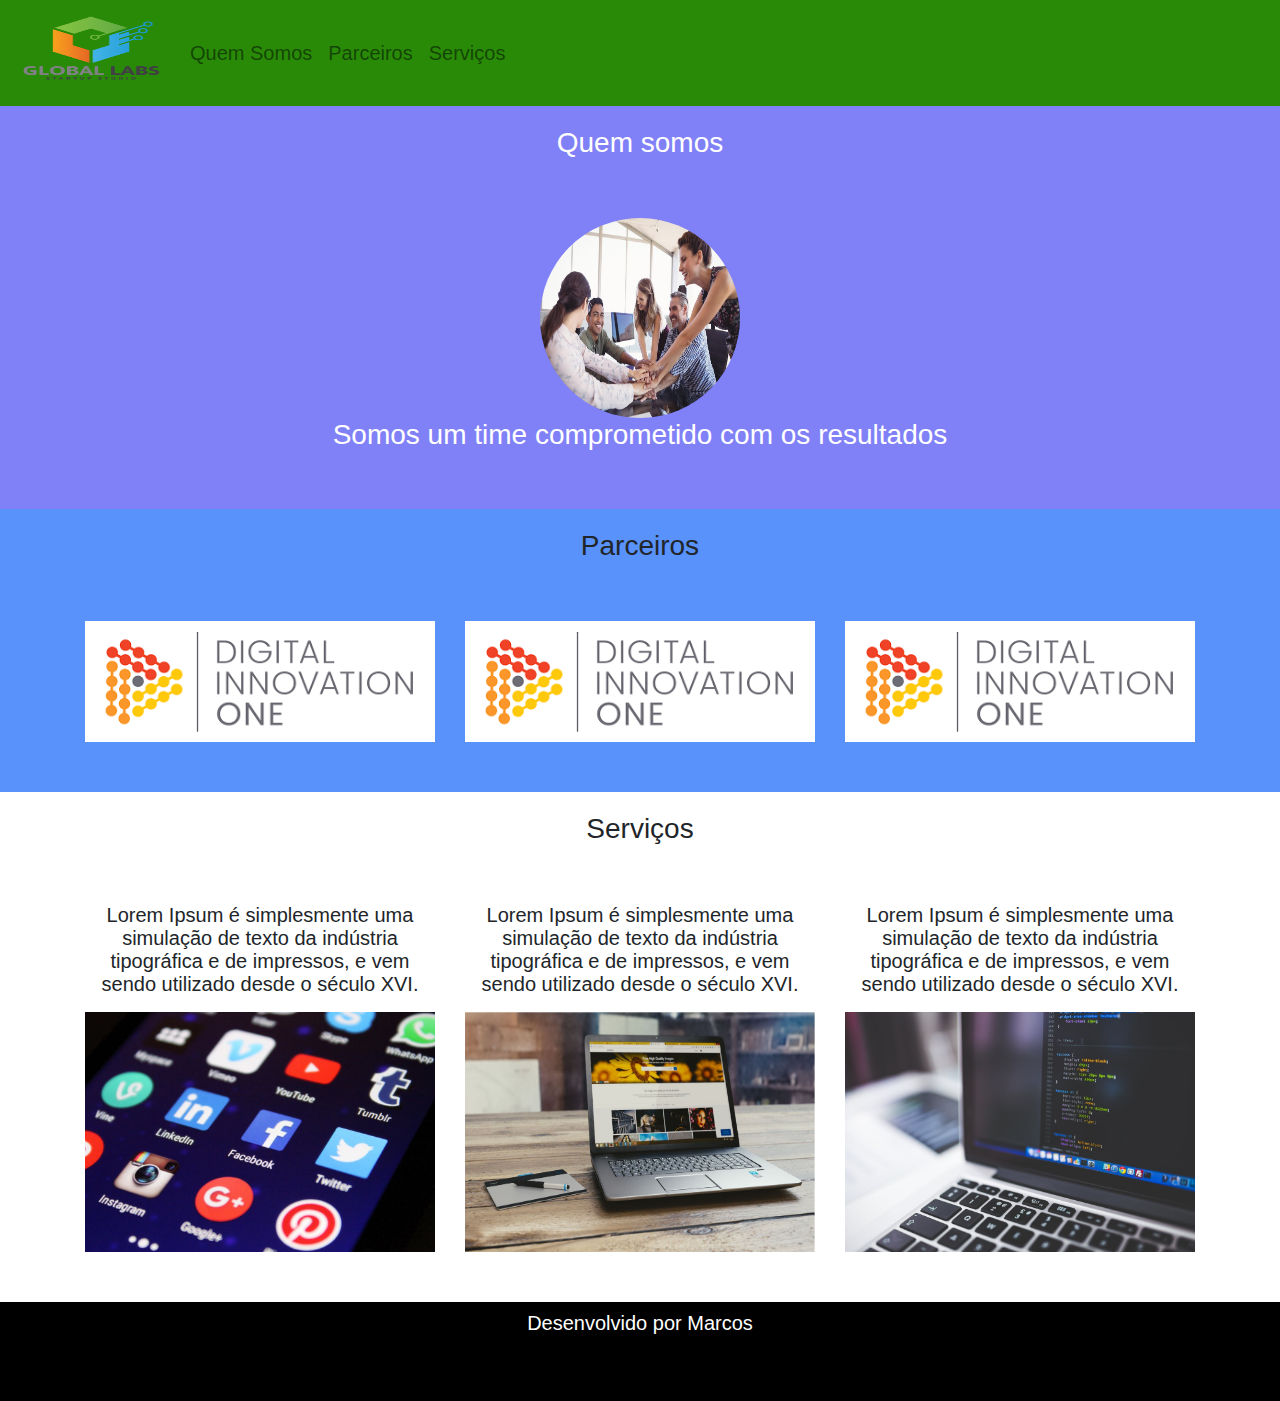
<file: aula_bootstrap/index.html>
<!DOCTYPE html>
<html lang="pt-br">
<head>
	<meta charset="UTF-8">
	<title>Minha Página</title>
	<link rel="stylesheet" type="text/css" href="bootstrap/css/bootstrap.min.css">
	<link rel="stylesheet" type="text/css" href="css/style.css">
</head>
<body> 
	<nav class="navbar navbar-expand-lg navbar-light">
		<a class="navbar-brand" href="#">
			<img src="img/global.png" width="150" height="80">
		</a>
		<div class="collapse navbar-collapse">
			<ul class="navbar-nav">
				<li class="nav-item">
					<a class="nav-link" href="#quem-somos">Quem Somos</a>
				</li>
				<li class="nav-item">
					<a class="nav-link" href="#parceiros">Parceiros</a>
				</li>
				<li class="nav-item">
					<a class="nav-link" href="#servicos">Serviços</a>
				</li>	
			</ul>
		</div>
	</nav>

	<section id="quem-somos">
		<div class="container-fluid quem-somos text-center margin">
			<h3 class="margin">Quem somos</h3>
			<img src="img/time.jpg" class="rounded-circle" width="200" height="200">
			<h3>Somos um time comprometido com os resultados</h3>
		</div>		
	</section>

	<section id="parceiros">
		<div class="container-fluid parceiros text-center margin">
			<h3 class="margin">Parceiros</h3>
			<div class="container">
				<div class="row">
					<div class="col-lg-4">
						<img src="img/digital.png" width="100%">
					</div>

					<div class="col-lg-4">
						<img src="img/digital.png" width="100%">
					</div>

					<div class="col-lg-4">
						<img src="img/digital.png" width="100%">
					</div>

				</div>
			</div>
		</div>
	</section>

	<section id="servicos">
		<div class="container-fluid text-center margin servicos">
			<h3 class="margin">Serviços</h3>
			<div class="container">
				<div class="row">
					<div class="col-lg-4">
						<p>Lorem Ipsum é simplesmente uma simulação de texto da indústria tipográfica e de impressos, e vem sendo utilizado desde o século XVI.</p>
						<img src="img/app.jpeg" width="100%" height="240">
					</div>					
					<div class="col-lg-4">
						<p>Lorem Ipsum é simplesmente uma simulação de texto da indústria tipográfica e de impressos, e vem sendo utilizado desde o século XVI.</p>
						<img src="img/site1.jpeg" width="100%" height="240">
					</div>
					<div class="col-lg-4">
						<p>Lorem Ipsum é simplesmente uma simulação de texto da indústria tipográfica e de impressos, e vem sendo utilizado desde o século XVI.</p>
						<img src="img/site2.jpeg" width="100%" height="240">
					</div>
				</div>				
			</div>
		</div>
	</section>

	<footer class="container-fluid text-center bg-footer margin">
		<p>Desenvolvido por Marcos</p>
	</footer>
	
</body>
</html>
</file>
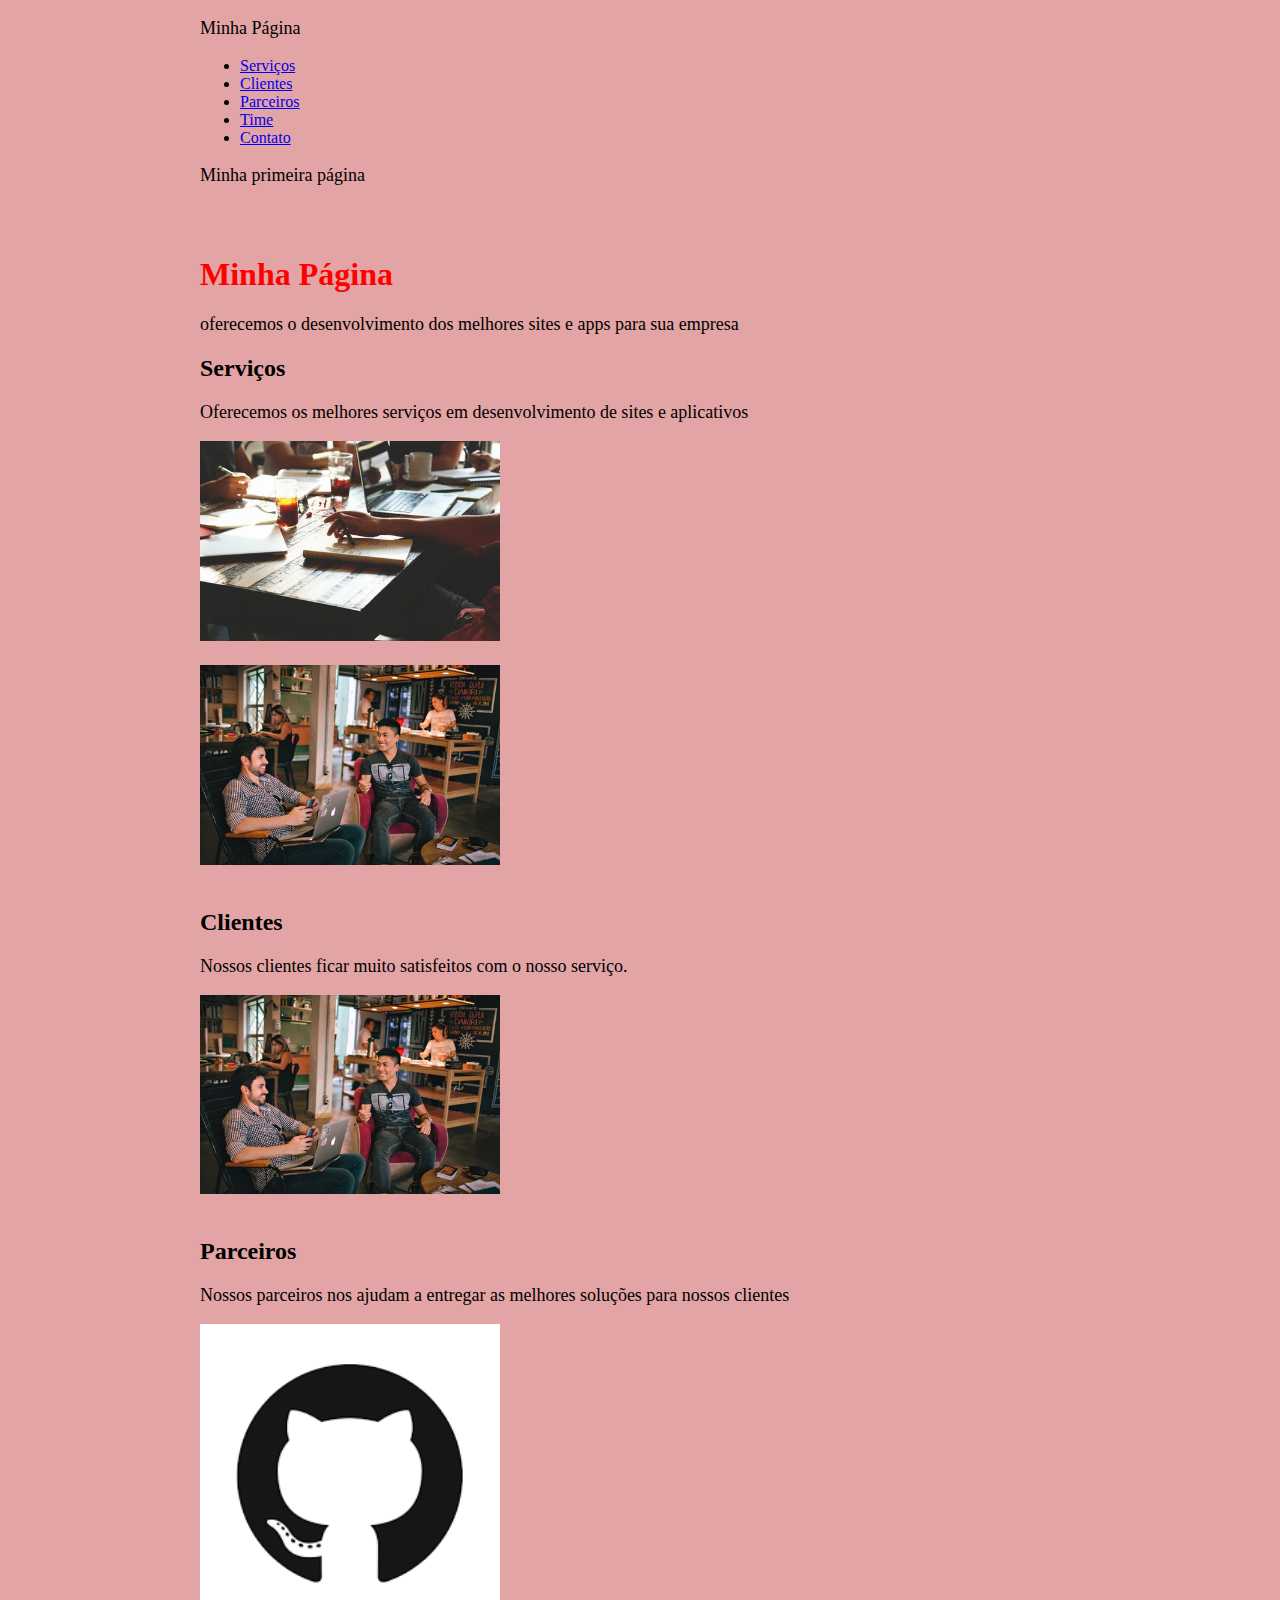
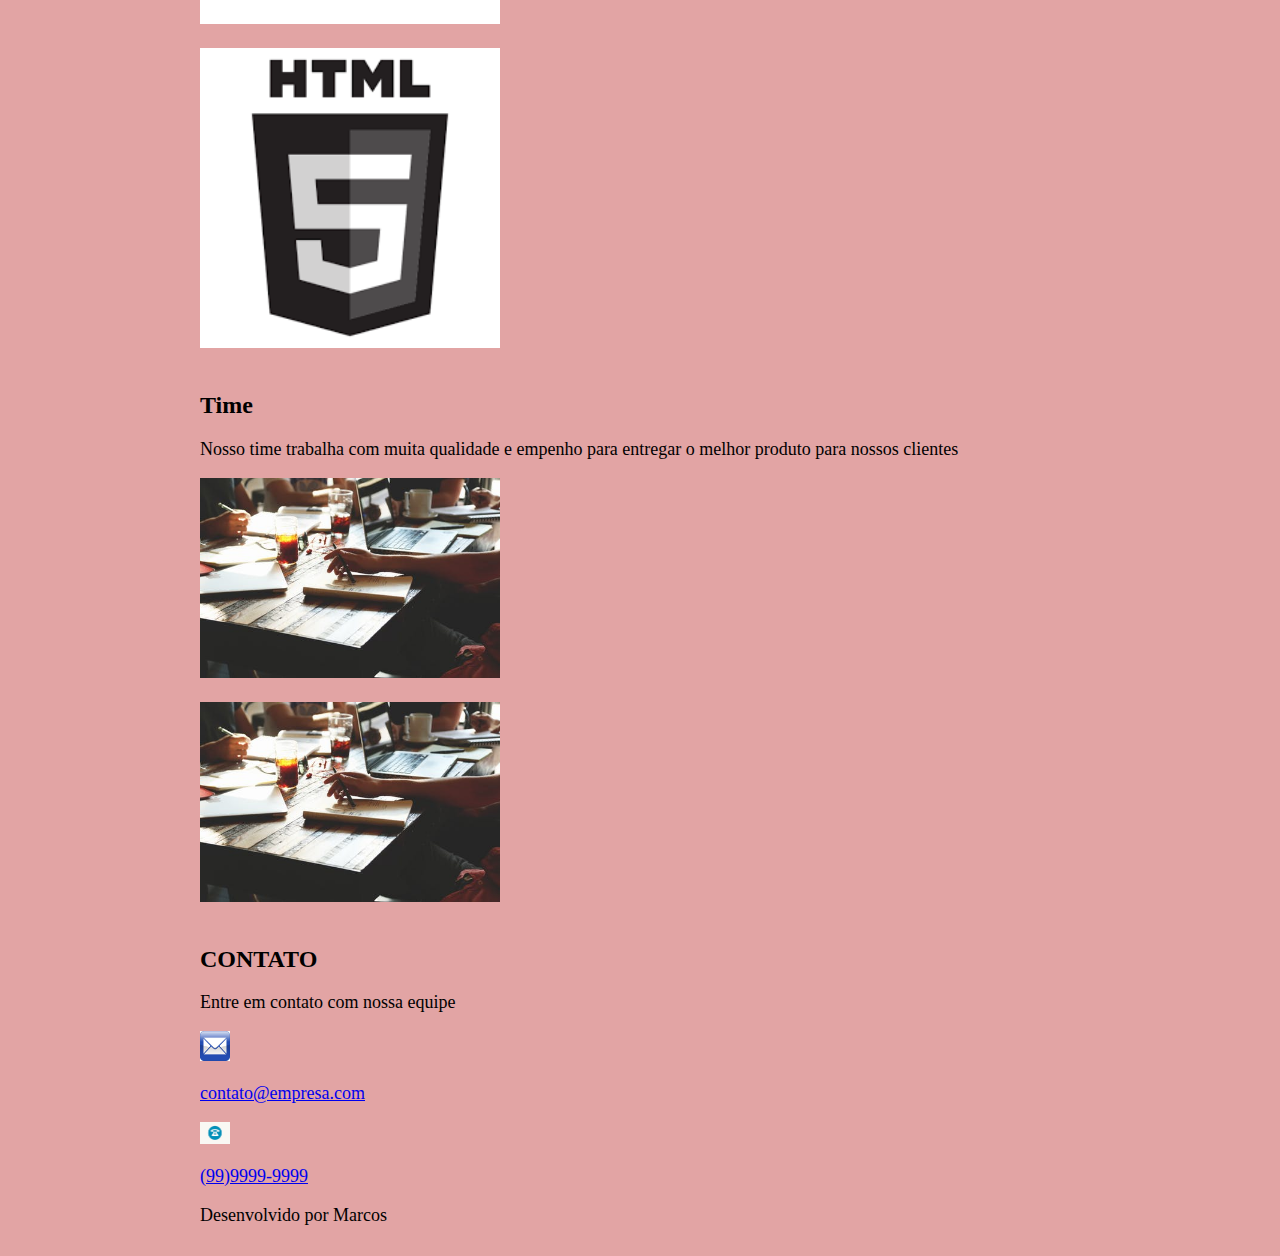
<file: aula_html5_css3/index.html>
<!DOCTYPE html>
<html lang="pt-br">
<head>
	<meta charset="utf-8">
	<title>Minha Página</title>
	<link rel="stylesheet" type="text/css" href="css/style.css">
</head>

<body>

	<nav>

		<p>Minha Página</p>

		<ul>
			<li>
				<a href="#servicos">Serviços</a>
			</li>
			<li>
				<a href="#clientes">Clientes</a>
			</li>
			<li>
				<a href="#parceiros">Parceiros</a>
			</li>
			<li>
				<a href="#time">Time</a>
			</li>
			<li>
				<a href="#contato">Contato</a>
			</li>
		</ul>
	</nav>
	<p>Minha primeira página</p>

	<header>
		<h1>Minha Página</h1>
		<p>oferecemos o desenvolvimento dos
			melhores sites e apps para sua empresa
		</p>
	</header>

	<section id="servicos">
		<h2>Serviços</h2>
		<p>
			Oferecemos os melhores serviços em 
			desenvolvimento de sites e aplicativos
		</p>
		<div>
			<img src="img/site.jpg" class="img_padrao">
		</div>
		<div>
			<img src="img/cliente.jpeg" class="img_padrao">
		</div>
					
	</section>

	<section id="clientes">
		<h2>Clientes</h2>
		<p>
			Nossos clientes ficar muito satisfeitos 
			com o nosso serviço.
		</p>
		<div>
			<img src="img/cliente.jpeg" class="img_padrao">
		</div>
	</section>

	<section id="parceiros">
		<h2>Parceiros</h2>
		<p>Nossos parceiros nos ajudam a entregar as melhores
		   soluções para nossos clientes</p>
		<div>
			<a href="https://github.com/" target="_blank">
		 		<img src="img/git.png" class="img_padrao">
		 	</a>
		</div>	
		<div>
		 	<img src="img/html.png" class="img_padrao">
		</div>		
	</section>

	<section id="time">
		<h2>Time</h2>
		<p>Nosso time trabalha com muita qualidade e empenho para entregar
		   o melhor produto para nossos clientes</p>
		<div>
			<img src="img/site.jpg" class="img_padrao">
		</div>
		<div>
			<img src="img/site.jpg" class="img_padrao">
		</div>
	</section>

	<section id="contato">
		<h2>CONTATO</h2>
		<p>
			Entre em contato com nossa equipe
		</p>
		<div>
			<img src="img/email.jpg" class="logo">
			<p><a href="mailto:contato@empresa.com">contato@empresa.com</a></p>
		</div>
		<div>
			<img src="img/fone.jpg" class="logo">
			<p><a href="tel:9999999999">(99)9999-9999</a></p>
		</div>
	</section>


	<footer>
		<p>Desenvolvido por Marcos</p>
	</footer>

</body>

</html>
</file>
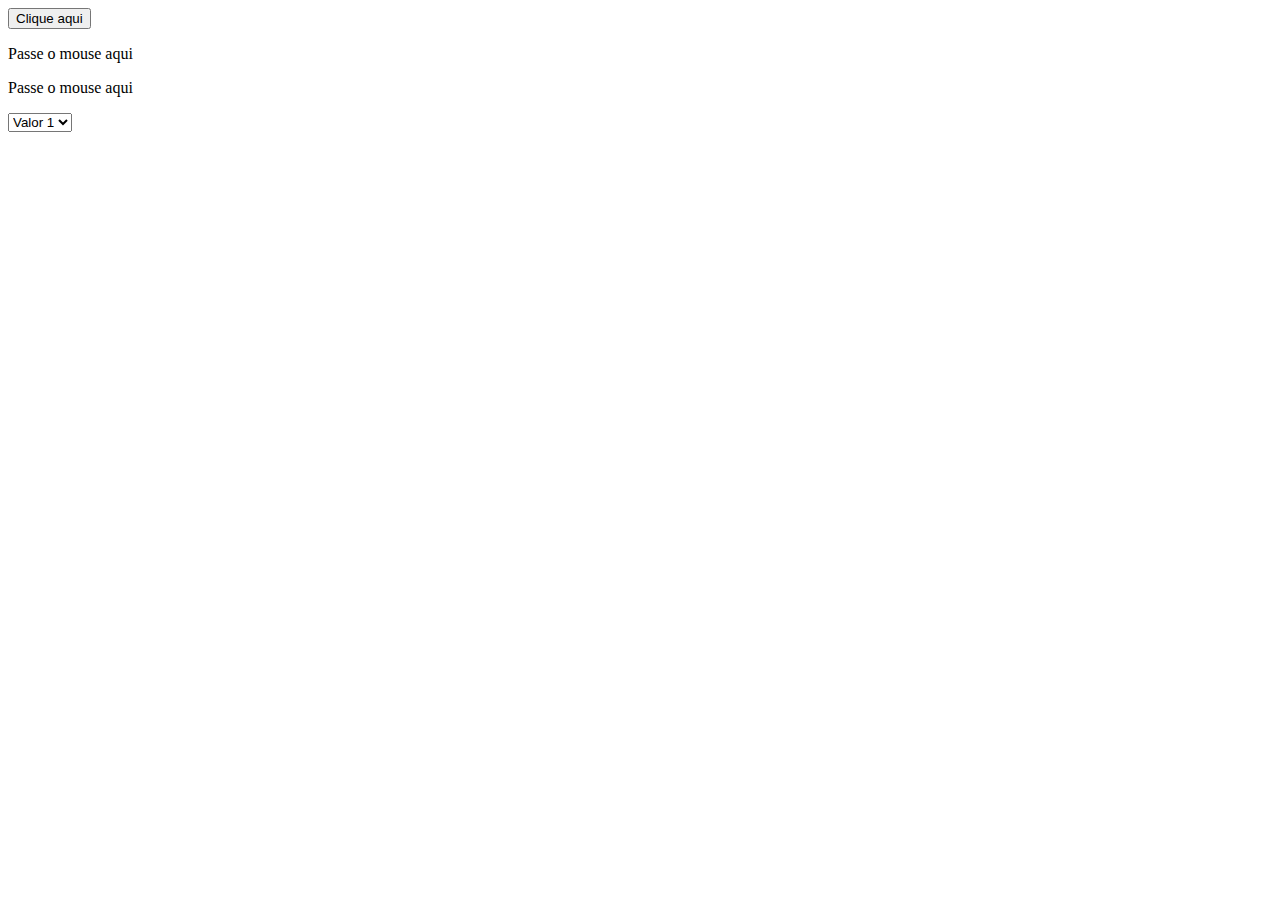
<file: aula_javascript/index.html>
<!DOCTYPE html>
<html lang="pt-br">
<head>
	<meta charset="UTF-8">
	<title>Minha Página</title>
	<script type="text/javascript" src="js/main.js"></script>
</head>
<body onload="load()">	
	<button type="button" onclick="clicou()">Clique aqui</button>
	<p id="agradecimento" onclick="redirecionar()"></p>
	<p id="mousemove" onmouseover="trocar(this)" onmouseout="voltar(this)">Passe o mouse aqui</p>
	<p id="mousemove2" onmouseover="trocar()" onmouseout="voltar()">Passe o mouse aqui</p>
	

	<select onchange="funcaoChange(this)">
		<option value="1">Valor 1</option>
		<option value="2">Valor 2</option>
		<option value="3">Valor 3</option>
	</select>

</body>
</html>
</file>
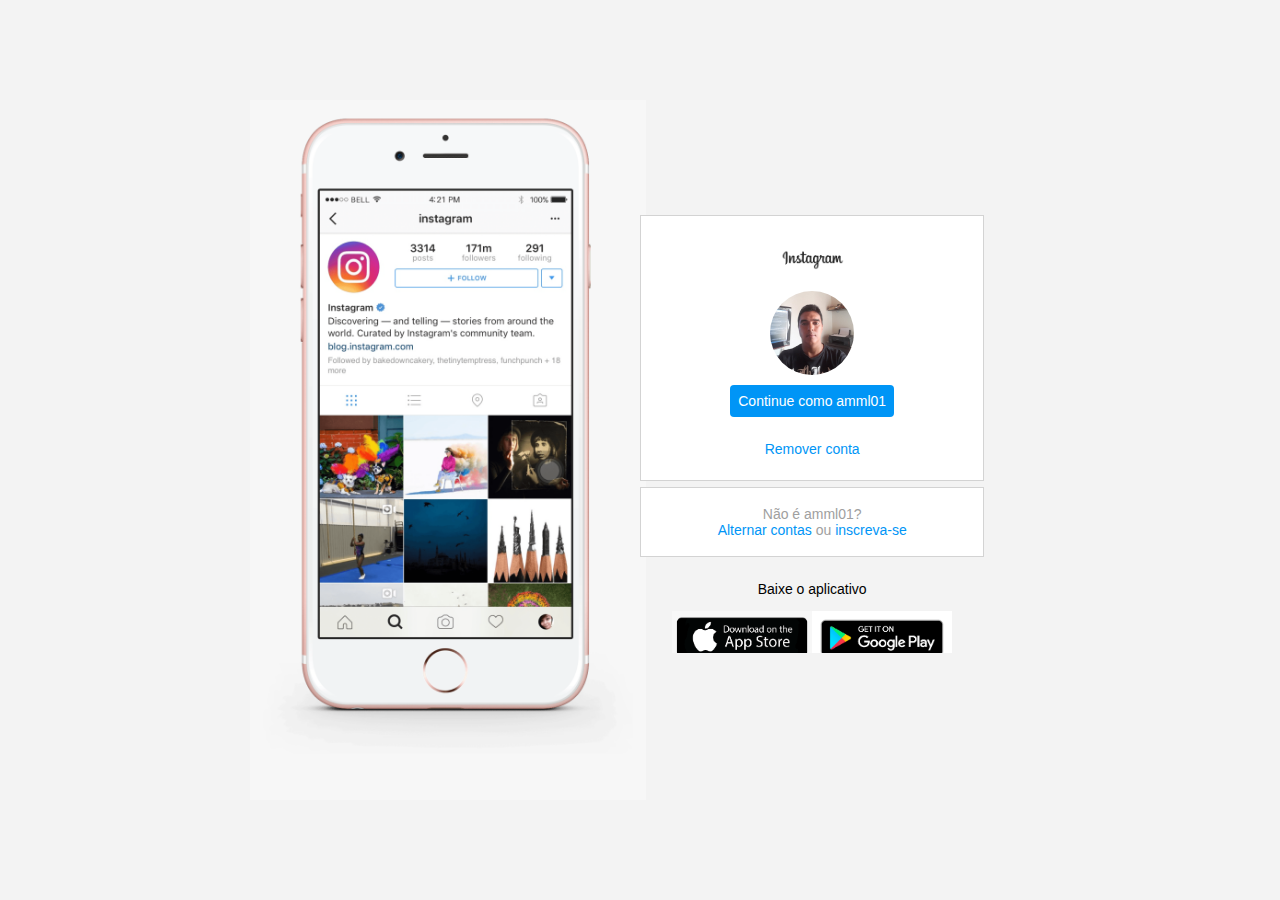
<file: EstudosHTML5/instagram/index.html>
<!DOCTYPE html>
<html lang="PT-BR">
<head>
    <meta charset="UTF-8">
    <meta name="viewport" content="width=device-width, initial-scale=1.0">
    <link rel="stylesheet" href="style.css"> 
    <title>Instagram</title>
</head>
<body>
    <div class="instagram-wrapper">
        <div class="instagram-phone">
            <img src="./img/instagram-celular.png" alt="celular">
        </div>
        <div class="instagram-continue">
            <div class="group">
                <img src="./img/Instagram-Logo.png" class="instagram-logo" alt="instagram logo">
                 <div class="profile-photo">
                     <img src="./img/perfil-instagram.jpg" alt="foto de perfil">
                 </div>
                 <a href="#" class="instagram-login">Continue como amml01</a>
                 <a href="#" class="instagram-logout">Remover conta</a>
            </div>
            <div class="group">
                <p class="not-account">Não é amml01?</p>
                <p class="not-account">
                    <span class="link-blue">Alternar contas</span>
                    ou
                    <span class="link-blue">inscreva-se</span>
                </p>
            </div>
            <div class="get-the-app">
                <p class="get-app">Baixe o aplicativo</p>
                <div class="download">
                    <a href="#" class="app-download"></a>
                    <a href="#" class="app-download"></a>
                </div>
            </div>
        </div>
    </div>
</body>
</html>
</file>
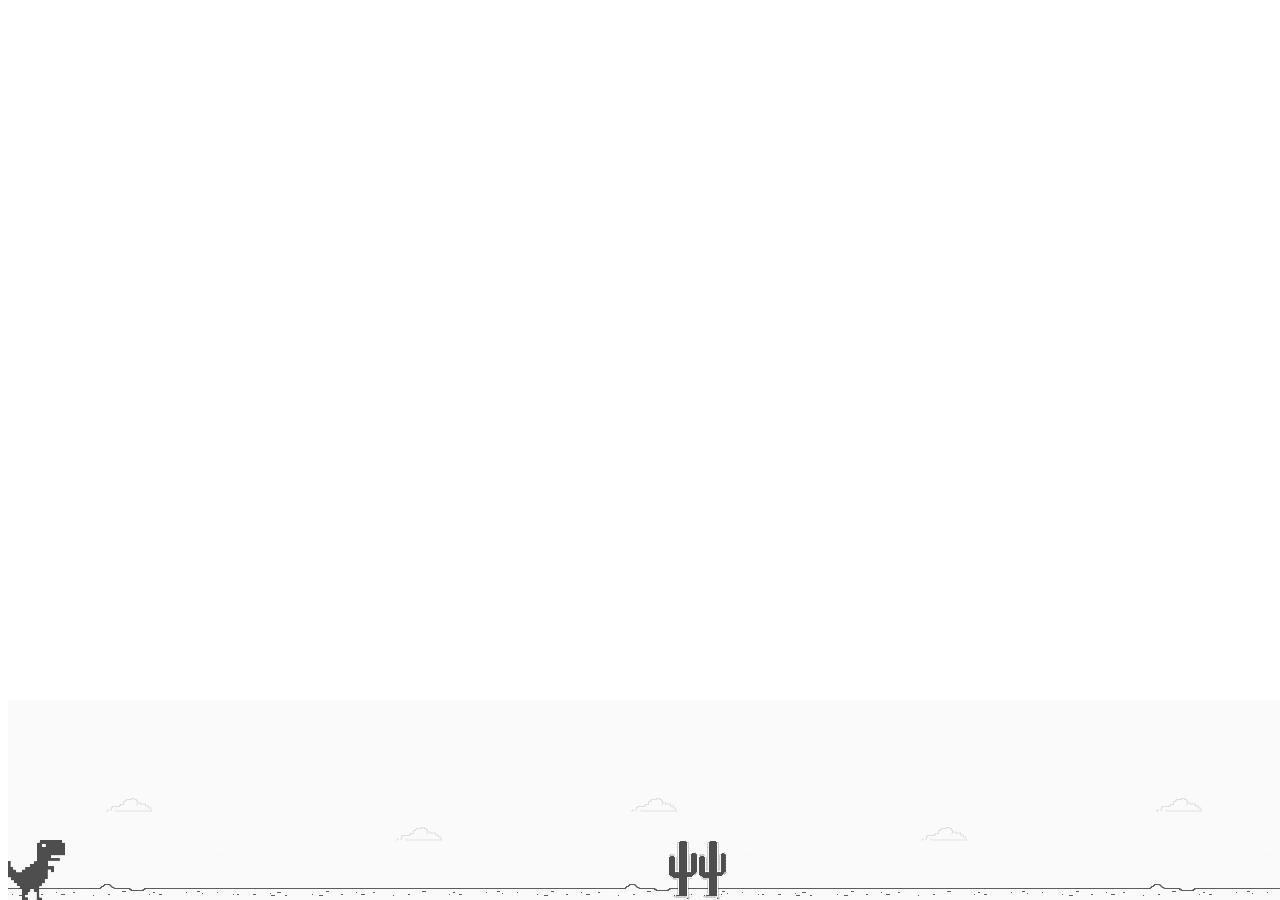
<file: Jogos/dino_game/index.html>
<!DOCTYPE html>
<html lang="pt-br">
<head>
    <meta charset="UTF-8">
    <meta name="viewport" content="width=device-width, initial-scale=1.0">
    <title>Dio Dino Game</title>
    <link rel="stylesheet" href="style.css">
    <script src="script.js" charset="UTF-8" defer></script>
</head>
<body>
    <div class="background">
        <div class="dino"></div>
    </div>   
</body>
</html>
</file>
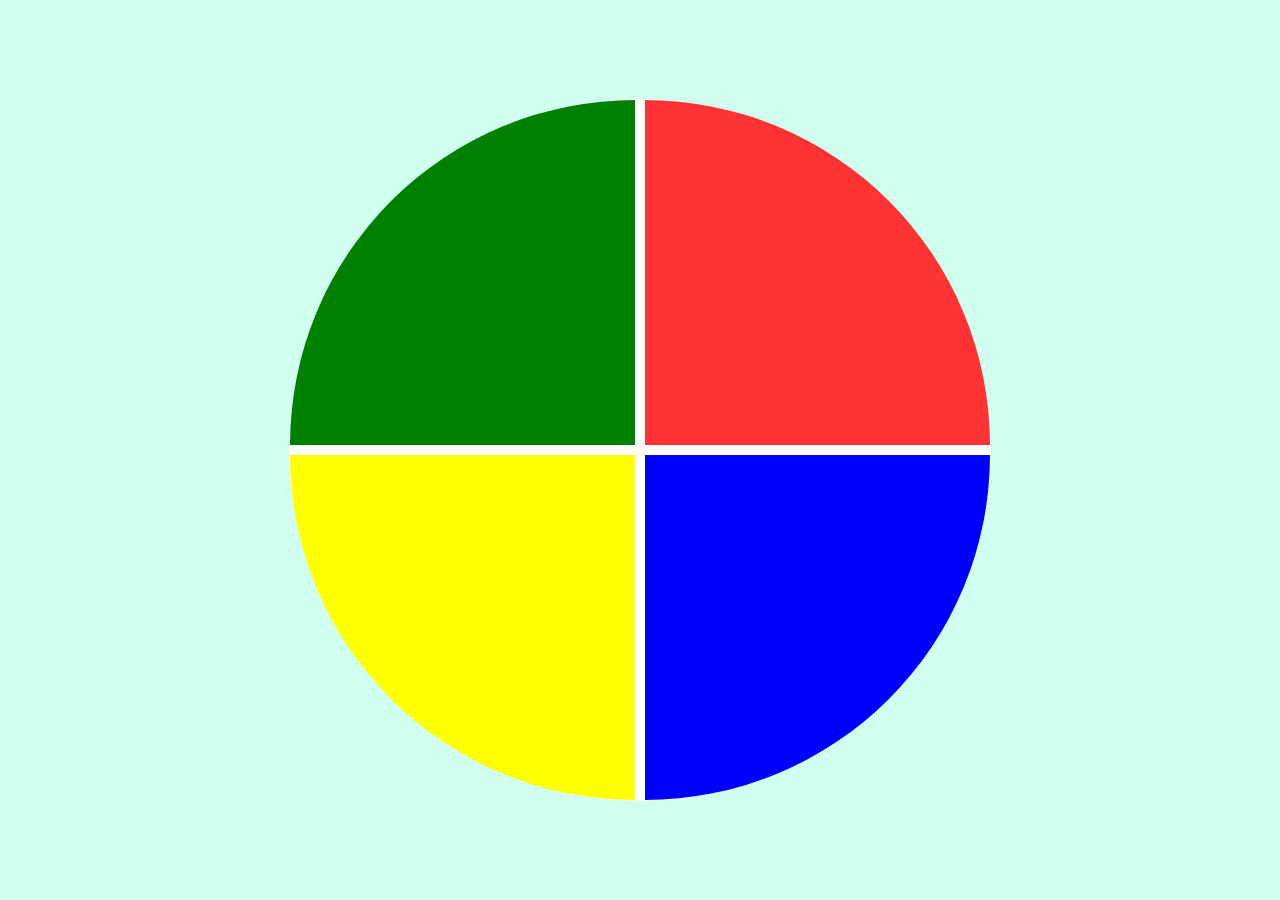
<file: Jogos/genesis/index.html>
<!DOCTYPE html>
<html lang="en">
<head>
    <meta charset="UTF-8">
    <meta name="viewport" content="width=device-width, initial-scale=1.0">
    <link rel="stylesheet" href="style.css">
    <title>Genesis</title>
</head>
<body>
    <div class="main-game">
        <div class="genius">
            <div class="blue"></div>
            <div class="yellow"></div>
            <div class="red"></div>
            <div class="green"></div>
        </div>
    </div>
    <script type="text/javascript" src="script.js"></script>
</body>
</html>
</file>
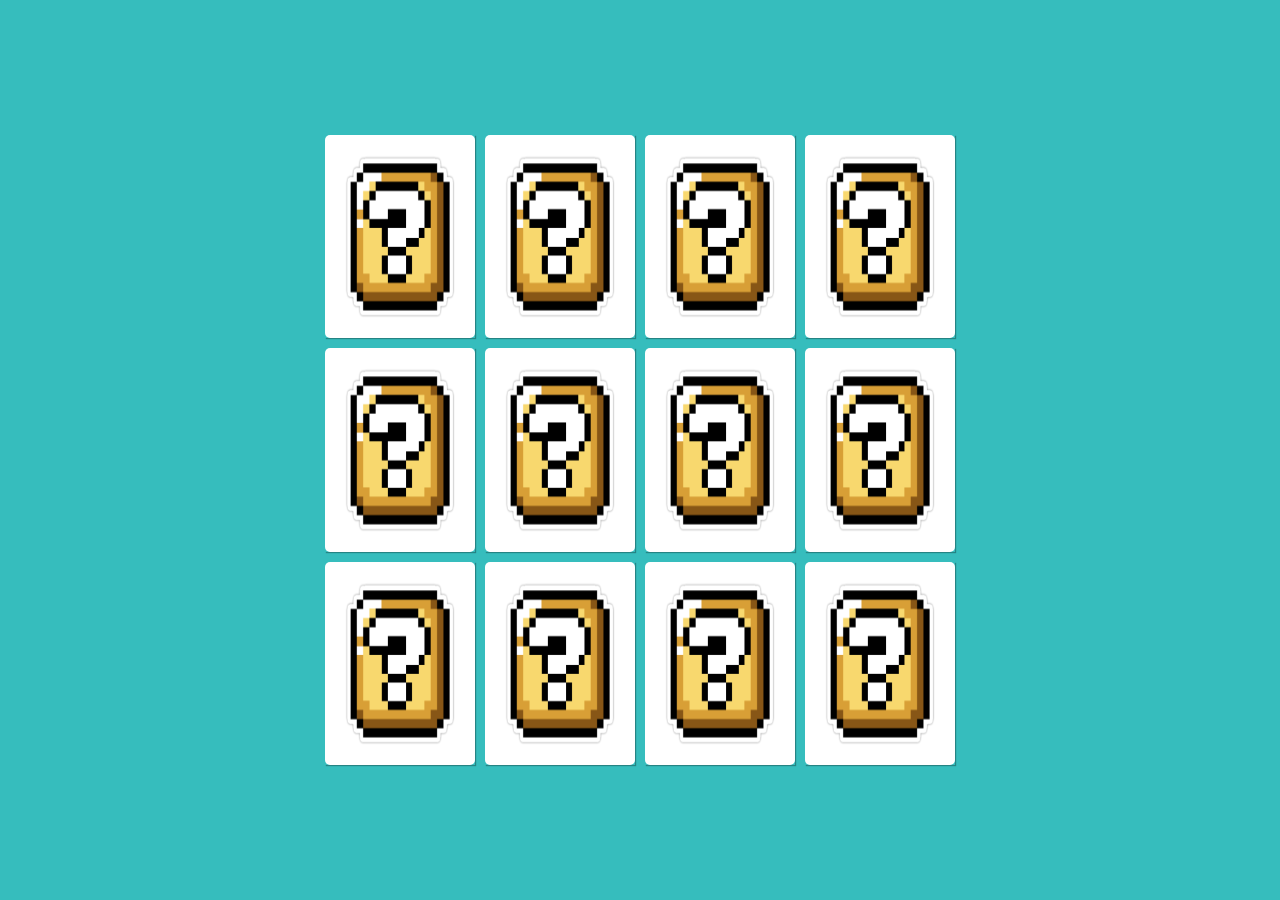
<file: Jogos/jogo_da_memoria/index.html>
<!DOCTYPE html>
<html lang="pt-br">
<head>
    <meta charset="UTF-8">
    <meta name="viewport" content="width=device-width, initial-scale=1.0">
    <link rel="stylesheet" href="style.css">
    <title>Jogo da memória</title>
</head>
<body>
    <main class="memory-game">
        <div class="card" data-card = "bowser">
            <img src="./img/bowser.jpg" alt="face da carta" class="card-front">
            <img src="./img/box.png" alt="verso da carta" class="card-back">
        </div>
        <div class="card" data-card = "luigi">
            <img src="./img/luigi.png" alt="face da carta" class="card-front">
            <img src="./img/box.png" alt="verso da carta" class="card-back">
        </div>
        <div class="card" data-card = "mario">
            <img src="./img/mario.png" alt="face da carta" class="card-front">
            <img src="./img/box.png" alt="verso da carta" class="card-back">
        </div>
        <div class="card" data-card = "peach">
            <img src="./img/peach.png" alt="face da carta" class="card-front">
            <img src="./img/box.png" alt="verso da carta" class="card-back">
        </div>
        <div class="card" data-card = "toad">
            <img src="./img/toad.png" alt="face da carta" class="card-front">
            <img src="./img/box.png" alt="verso da carta" class="card-back">
        </div>
        <div class="card" data-card = "yoshi">
            <img src="./img/yoshi.png" alt="face da carta" class="card-front">
            <img src="./img/box.png" alt="verso da carta" class="card-back">
        </div>
        <div class="card" data-card = "bowser">
            <img src="./img/bowser.jpg" alt="face da carta" class="card-front">
            <img src="./img/box.png" alt="verso da carta" class="card-back">
        </div>
        <div class="card" data-card = "luigi">
            <img src="./img/luigi.png" alt="face da carta" class="card-front">
            <img src="./img/box.png" alt="verso da carta" class="card-back">
        </div>
        <div class="card" data-card = "mario">
            <img src="./img/mario.png" alt="face da carta" class="card-front">
            <img src="./img/box.png" alt="verso da carta" class="card-back">
        </div>
        <div class="card" data-card = "peach">
            <img src="./img/peach.png" alt="face da carta" class="card-front">
            <img src="./img/box.png" alt="verso da carta" class="card-back">
        </div>
        <div class="card" data-card = "toad">
            <img src="./img/toad.png" alt="face da carta" class="card-front">
            <img src="./img/box.png" alt="verso da carta" class="card-back">
        </div>
        <div class="card" data-card = "yoshi">
            <img src="./img/yoshi.png" alt="face da carta" class="card-front">
            <img src="./img/box.png" alt="verso da carta" class="card-back">
        </div>
    </main>
    <script src="./script.js"></script>
</body>
</html>
</file>
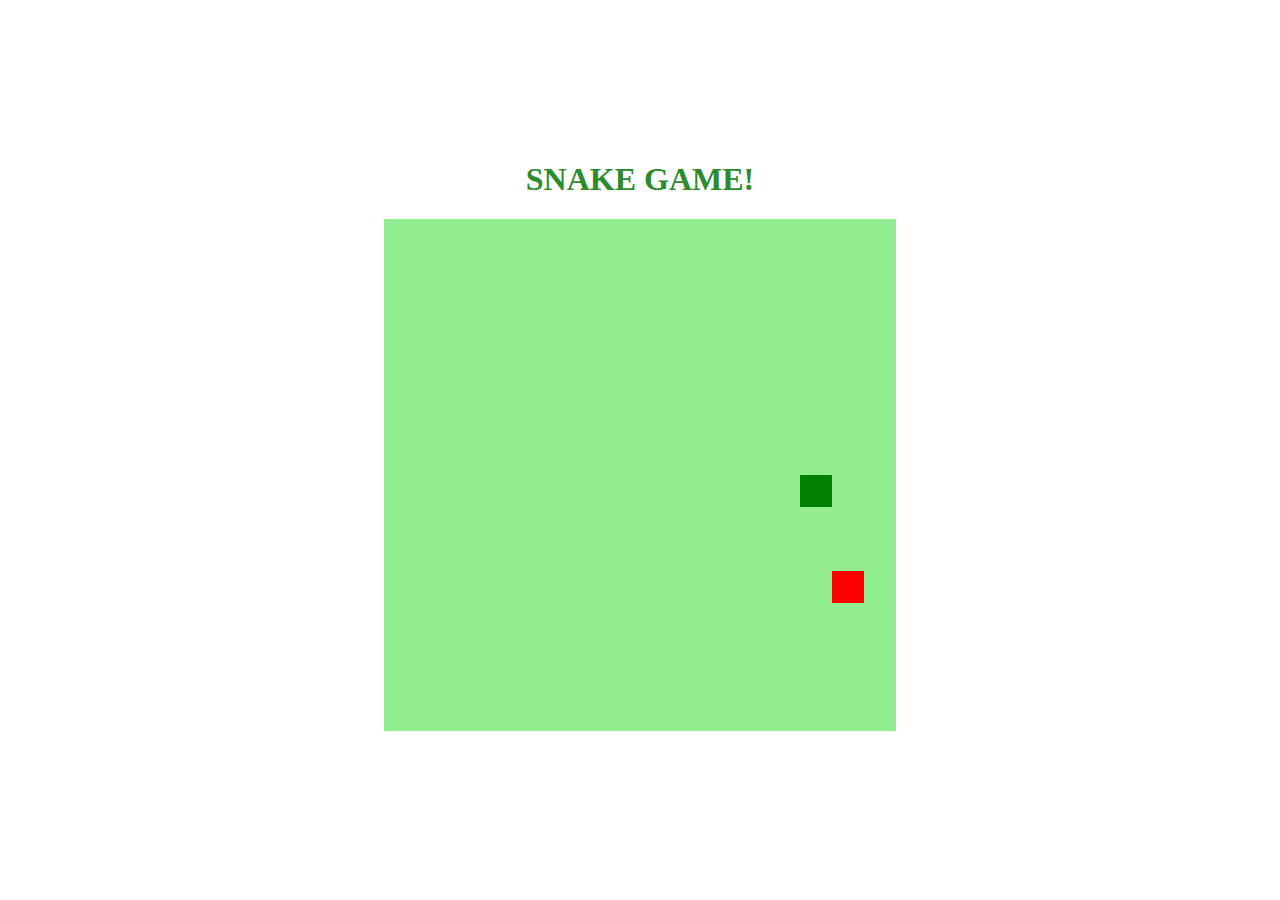
<file: Jogos/jogo_snake/index.html>
<!DOCTYPE html>
<html lang="pt-br">
<head>
    <meta charset="UTF-8">
    <meta name="viewport" content="width=device-width, initial-scale=1.0">
    <meta http-equiv="X-UA-Compatible" content="ie=edge">
    <link rel="stylesheet" href="style.css">
    <script defer src="script.js"></script>
    <title>Snake Game</title>
</head>
<body>
    <h1>SNAKE GAME!</h1>
    <canvas id="snake" width="512" height="512"> </canvas>
</body>
</html>
</file>
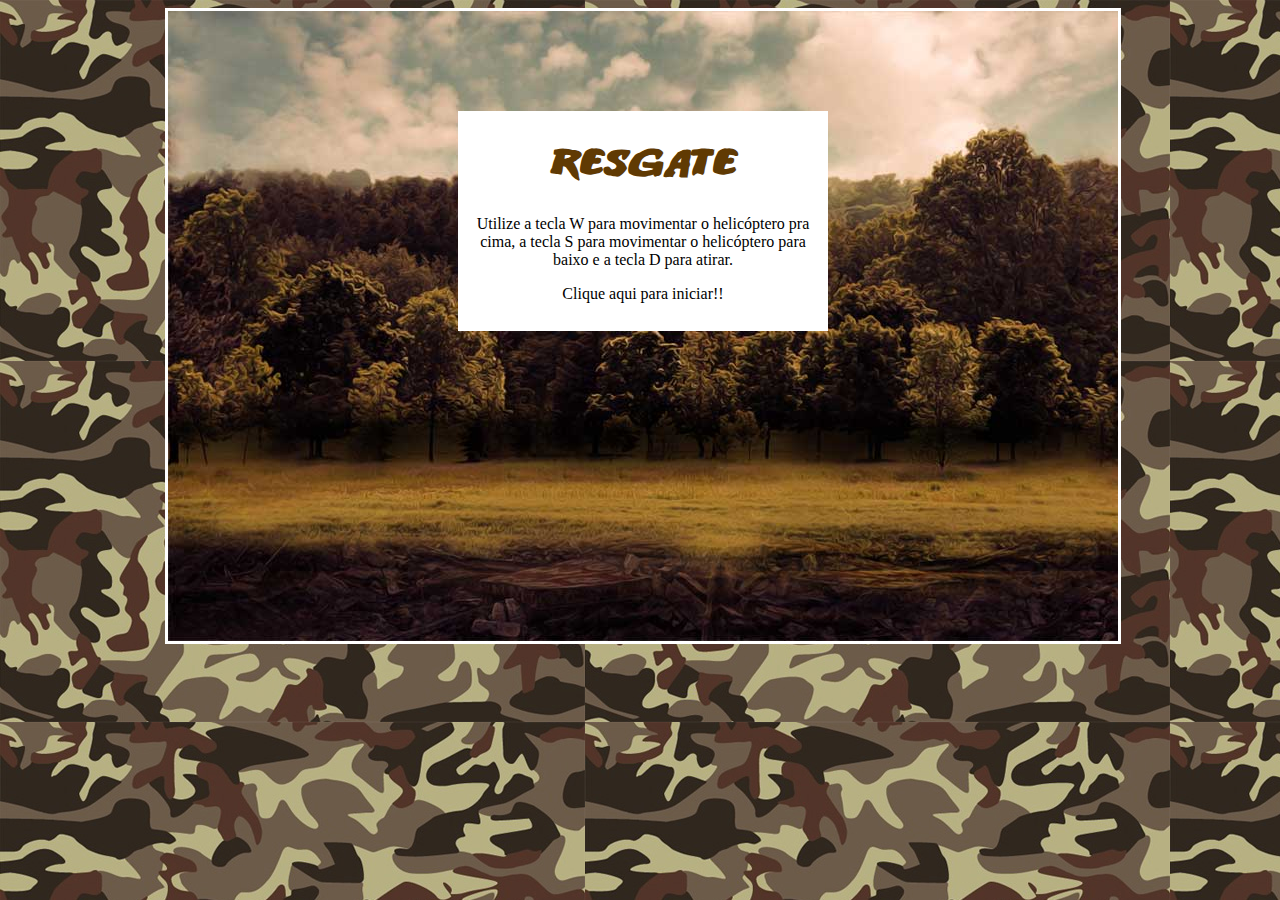
<file: Jogos/jogo_de_naves/jogo1/index.html>
<!DOCTYPE html>
<html lang="pt-br">
<head>
    <meta charset="UTF-8">
    <meta name="viewport" content="width=device-width, initial-scale=1.0">
    <title>Resgate</title>
    <link rel="stylesheet" href="css/estilos.css" type="text/css">
</head>
<body>
    <div id="container"> <!-- div container -->
        
        <div id="fundoGame"> <!-- div fundoGame-->
           
            <div id="inicio" onclick="start()"><h1>Resgate</h1> <!-- div inicio-->
                <p>Utilize a tecla W para movimentar o helicóptero pra cima, a tecla S para 
                    movimentar o helicóptero para baixo e a tecla D para atirar.</p>
                    <p>Clique aqui para iniciar!!</p>
            </div> <!-- fim da div inicio-->

        </div> <!-- fim da div fundoGame-->      

    </div> <!-- fim da div container-->

    <!-- Sons do jogo !-->
    <audio src="sons/som.mp3" preload="auto" id="somDisparo"></audio>
    <audio src="sons/explosao.mp3" preload="auto" id="somExplosao"></audio>
    <audio src="sons/musica_fundo.mp3" preload="auto" id="musica"></audio>
    <audio src="sons/gameover.mp3" preload="auto" id="somGameover"></audio>
    <audio src="sons/perdido.mp3" preload="auto" id="somPerdido"></audio>	
    <audio src="sons/resgate.mp3" preload="auto" id="somResgate"></audio>

    <script type="text/javascript" src="js/jquery-1.11.1.min.js"></script>    
    <script type="text/javascript" src="js/js.js"></script> 
    <script type="text/javascript" src="js/jquery-collision.min.js"></script>   
</body>
</html>
</file>
<file: aula_bootstrap/css/style.css>
body{
	font: 20px Arial, sans-serif;
}

.navbar {
	background-color: #298A08;
}

.quem-somos{
	background-color: #8181F7;
	color: white;
}

.margin{
	padding-bottom: 50px;
	padding-top: 10px;
}
.parceiros{
	background-color: #5892FA;
}
.bg-footer{
	background-color: black;
	color: white;
}
</file>
<file: aula_html5_css3/css/style.css>
body {
	background: rgb(226, 164, 164);
	margin-left: 200px;
	margin-right: 200px
}

header{
	margin-top: 70px;
}

h1 {
	color: red;
	font-family: fantasy;
}

h2{
	font-family: fantasy;
}

p {
	font-size: 18px
}

footer{
	margin-bottom: 30px;
}

.img_padrao{

	margin-bottom: 20px;
	width: 300px;
}

.logo {
	width: 30px;
}
</file>
<file: EstudosHTML5/instagram/style.css>
* {
    padding: 0;
    margin: 0;
    box-sizing: border-box;
    text-decoration: none;
    font-family: sans-serif;
    font-size: 14px; 
}

body {
    width: 100%;
    min-height: 100vh;
    background-color: rgb(243,243,243);
    margin: 0;
    display: flex;
    justify-content: center;
}

.instagram-wrapper {
   display: flex;
   align-items: center;
   justify-content: start;
   width: 60%;
   height: 100vh;
   
}

.instagram-phone {
    display: flex;
    align-items: center;
    justify-content: center;
    width: 50%;
}

.instagram-phone img {
    height: 50rem;
}

.instagram-continue {
    display: flex;
    align-items: center; /* horizontal */
    justify-content: space-around; /* vertical */
    flex-direction: column;
    min-height: 34rem;
}

.group {
    display: flex;
    justify-content: space-around;
    align-items: center;
    flex-direction: column;
    background-color: #ffffff;
    width: 100%;
    padding: 1.3rem 0;
    border: 1px solid lightgray;
}

.group:nth-child(1) {
    min-height: 19rem;
}
.instagram-logo {
    height: 3rem;
}

.profile-photo {
    display: flex;
    justify-content: center;
    align-items: center;
    border-radius: 50%;
    overflow: hidden;
}

.profile-photo img {
    height: 6rem;
}

.instagram-login {
    background-color: #0095f6;
    color:#ffffff;
    padding: 8px;
    border-radius: 4px;
}

.instagram-logout {
    color:  #0095f6;
    margin-top:  1rem;
}

.not-account {
    color: rgb(160, 160, 160);
}

.link-blue {
    color: #0095f6 ;
}

.get-the-app {
    display: flex;
    flex-direction: column;
    align-items: center;
    justify-content: center;
    width: 100%;
    padding: 1.3rem;
}
.download {
    display: flex;
    width: 100%;
    justify-content: space-evenly;
    align-items: center;
    padding: 1rem;
}

.app-download {
    height: 3rem;
    width: 10rem;
    background-size: cover;
}

.app-download:nth-child(1) {
    background-image: url('./img/apple-button.png');
}

.app-download:nth-child(2) {
    background-image: url('./img/googleplay-button.png');
}

@media (max-width: 1024px) {
    .instagram-wrapper {
        width: 90%;
    }
}

@media (max-width: 650px) {
    body {
        background-color: #ffffff;
    }

    .instagram-wrapper {
        width: 90%;
    }
    
    .instagram-phone {
        display: none;
    }

    .instagram-continue {
        width: 100%;
    }

    .group {
        border: 1px solid transparent;
    }
}
</file>
<file: Jogos/dino_game/style.css>
.body{
    background: #fafafa;
}
.dino {
    width: 60px;
    height: 60px;
    background-image: url(dino.png);
    position: absolute;
    bottom: 0;
}

.cactus {
    position: absolute;
    width: 60px;
    height: 60px;
    bottom: 0;
    background-image: url(cactus.png);
}
 
.game-over {
    text-align: center;
    color: #666666;
    margin-top: 50px;
    font-family: arial;
}

@keyframes sliderright {
    from{
        background-position: 70000%;
    }

    to {
        background-position: 0;
    }
}

.background {
 position: absolute;
 bottom: 0;
 background-image: url(background.png);
 background-repeat: repeat-x;
 animation: sliderright 600s infinite linear;
 width: 100%;
 height: 200px;
}
</file>
<file: Jogos/genesis/style.css>
body {
    margin: 0;
    background-color: rgb(208, 255, 239);
}

.main-game {
    height: 100vh;
    width: 100vw;
    display: flex;
    justify-content: center;
    align-items: center;
}

.genius {
    display: grid;
    grid-template-areas: 'verde vermelho'
    'amarelo azul';
    grid-gap: 10px;
    border: 1px solid #ffffff;
    background-color: #ffffff;
    border-radius: 100%;
    width: 700px;
    height: 700px;
}

.blue {
    grid-area: azul;
    background-color: blue;
    border-bottom-right-radius: 100%;

}
.red {
    grid-area: vermelho;
    background-color: red;
    border-top-right-radius: 100%;

}
.yellow {
    grid-area: amarelo;
    background-color: yellow;
    border-bottom-left-radius: 100%;

}
.green {  
    grid-area: verde;
    background-color: green;
    border-top-left-radius: 100%;

}

.selected{
    opacity: 0.8;
}
</file>
<file: Jogos/jogo_da_memoria/style.css>
* {
    padding: 0;
    margin: 0;
    box-sizing: border-box;
}

body {
    height: 100vh;
    display: flex;
    background-color: rgb(54, 189, 189);
}

.memory-game {
    height: 640px;
    width: 640px;
    margin: auto;
    display: flex;
    flex-wrap: wrap;
    perspective: 1000px;
}

.card {
    height: calc(33.333% - 10px);
    width: calc(25% - 10px);
    margin: 5px;
    position: relative;
    box-shadow: 1px 1px 1px rgba(1, 1, 1, .3);
    cursor: pointer;
    transform: scale(1);
    transform-style: preserve-3d; /*não deixa o elemento achatado no plano*/
    transition: transform .9s;
}

.card:active {
    transform: scale(0.97);
    transition: transform .3s;
}

.card-front,
.card-back {
    width: 100%;
    height: 100%;
    padding: 20px;
    position: absolute;
    border-radius: 5px;
    background: #ffffff;
    backface-visibility: hidden; /*uma propriedade que retira o verso do elemento */
}

.card-front {
    transform: rotateY(180deg);
}

/* flip card animation */

.card.flip {
    transform: rotateY(180deg);
}
</file>
<file: Jogos/jogo_snake/style.css>
body{
    height: 95vh;
    width: 95;
    display: flex;
    justify-content: center;
    align-items: center;
    flex-direction: column;
    color: rgb(44, 139, 44);
}
</file>
<file: Jogos/jogo_de_naves/jogo1/css/estilos.css>
@font-face {
    font-family: Titulo;
    src: url(../fontes/ANODETONOONE.TTF);
}

h1 {
    font-family: Titulo;
    font-size: 40px;
    color: #603A03;
}

body {
    background-image: url(../imgs/fundo.jpg);
}

#container{
	width:950px;
	height:auto;
	position:relative;
	margin-left:auto;
	margin-right:auto;
}


#fundoGame {
	width:950px;
	height:630px;
	background-image:url(../imgs/fundo_game.jpg);
	border-color:#FFF;
	border-style:solid;
}

#jogador {
	width:256px;
	height:66px;
	position:absolute;
	left:8px;
	top:179px;
background-image:url(../imgs/apache.png);

}

#inimigo1 {
	width: 256px;
	height: 66px;
	position: absolute;
	left: 689px;
	top: 253px;
	background-image:url(../imgs/inimigo1.png);
	
}

#inimigo2 {
	width: 165px;
	height: 70px;
	position: absolute;
	left: 775px;
	top: 447px;
	background-image: url(../imgs/inimigo2.png);
}

#amigo {
	width: 44px;
	height: 51px;
	position: absolute;
	left: 10px;
	top: 464px;
	background-image:url(../imgs/amigo.png);
}

#inicio {
	width:350px;
	height:200px;
	background-color:#FFF;
 	margin-left:auto;
        margin-right:auto;
 	margin-top:100px;
	text-align:center;
	padding:10px;

}

.anima1 {
	background-image:url(../imgs/helicoptero.png);
	animation:play .5s steps(2) infinite;

       -webkit-animation: play .5s steps(2) infinite;
       -moz-animation: play .5s steps(2) infinite;
       -ms-animation: play .5s steps(2) infinite;
       -o-animation: play .5s steps(2) infinite;
}

@keyframes play {
	from {background-position:0px;}
	to {background-position:-512px;}
}


@-webkit-keyframes play {
   from { background-position:0px; }
     to { background-position: -512px; }
}

@-moz-keyframes play {
   from { background-position:0px; }
     to { background-position: -512px; }
}

@-ms-keyframes play {
   from { background-position:0px; }
     to { background-position: -512px; }
}

@-o-keyframes play {
   from { background-position:0px; }
     to { background-position: -512px; }
}

.anima2 {
    background-image:url(../imgs/inimigo1.png);
    animation: play .5s steps(2) infinite;
    -webkit-animation: play .5s steps(2) infinite;
    -moz-animation: play .5s steps(2) infinite;
    -ms-animation: play .5s steps(2) infinite;
    -o-animation: play .5s steps(2) infinite; 
}


.anima3 {
	background-image:url(../imgs/amigo.png);
	animation:play2 .9s steps(12) infinite;
	-webkit-animation: play2 .9s steps(12) infinite;
       -moz-animation: play2 .9s steps(12) infinite;
        -ms-animation: play2 .9s steps(12) infinite;
         -o-animation: play2 .9s steps(12) infinite;
}

@keyframes play2 {
	from {background-position:0px;}
	to {background-position:-528px;}
}

@-webkit-keyframes play2 {
   from { background-position:    0px; }
     to { background-position: -528px; }
}

@-moz-keyframes play2 {
   from { background-position:    0px; }
     to { background-position: -528px; }
}

@-ms-keyframes play2 {
   from { background-position:    0px; }
     to { background-position: -528px; }
}

@-o-keyframes play2 {
   from { background-position:    0px; }
     to { background-position: -528px; }
}

#disparo {
	width: 50px;
	height: 8px;
	position: absolute;
	background-image: url(../imgs/disparo.png);
}


#explosao1 {
	width:15px;
	height:87px;
	position:absolute;

}

#explosao2 {
	width:15px;
	height:87px;
	position:absolute;
	
}
#explosao3 {
	width:44px;
	height:51px;
	position:absolute;
}

.anima4 {
	width:44px;
	height:51px;
	background-image:url(../imgs/amigo_explosao.png);
	animation:play3 .5s steps(7) infinite;
	-webkit-animation: play3 .5s steps(7) infinite;
       -moz-animation: play3 .5s steps(7) infinite;
        -ms-animation: play3 .5s steps(7) infinite;
         -o-animation: play3 .5s steps(7) infinite;
}

@keyframes play3 {
	from {background-position:0px;}
	to {background-position:-308px;}
}

@-webkit-keyframes play3 {
   from { background-position:    0px; }
     to { background-position: -308px; }
} 

@-moz-keyframes play3 {
   from { background-position:    0px; }
     to { background-position: -308px; }
}

@-ms-keyframes play3 {
   from { background-position:    0px; }
     to { background-position: -308px; }
}

@-o-keyframes play3 {
   from { background-position:    0px; }
     to { background-position: -308px; }
}

#placar {
	width: 450px;
	height: 50px;
	position: absolute;
	left: 5px;
	top: 590px;
}

h2 {
	font-family:Titulo;
	font-size:20px;
	color:#FFF
}

#energia {
	width: 140px;
	height: 38px;
	position: absolute;
	left: 750px;
	top: 7px;	
}

h3 {
	font-family:Titulo;
	font-size:20px;
	color:#603A03;

}

#fim {
	width:350px;
	height:200px;
	background-color:#FFF;
 	margin-left:auto;
    	margin-right:auto;
 	margin-top:100px;
	text-align:center;
	padding:10px;

}
</file>
